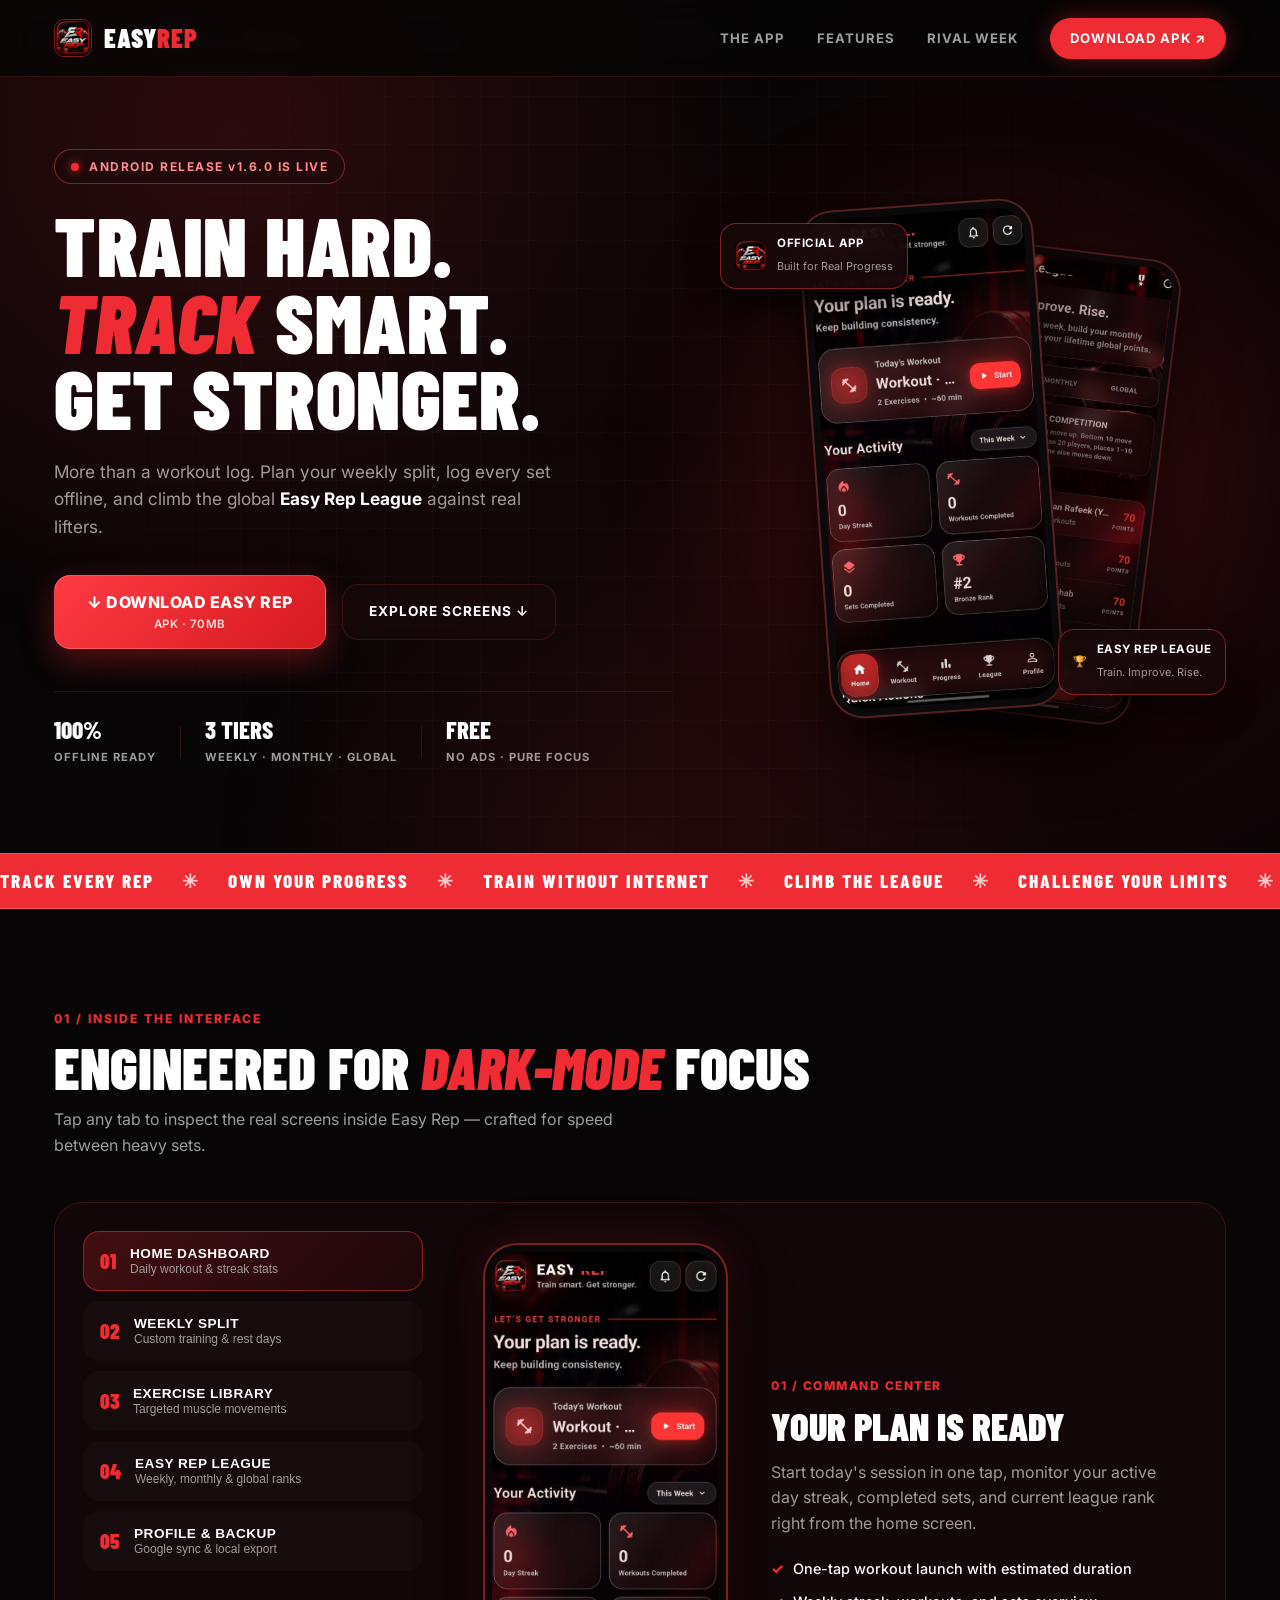
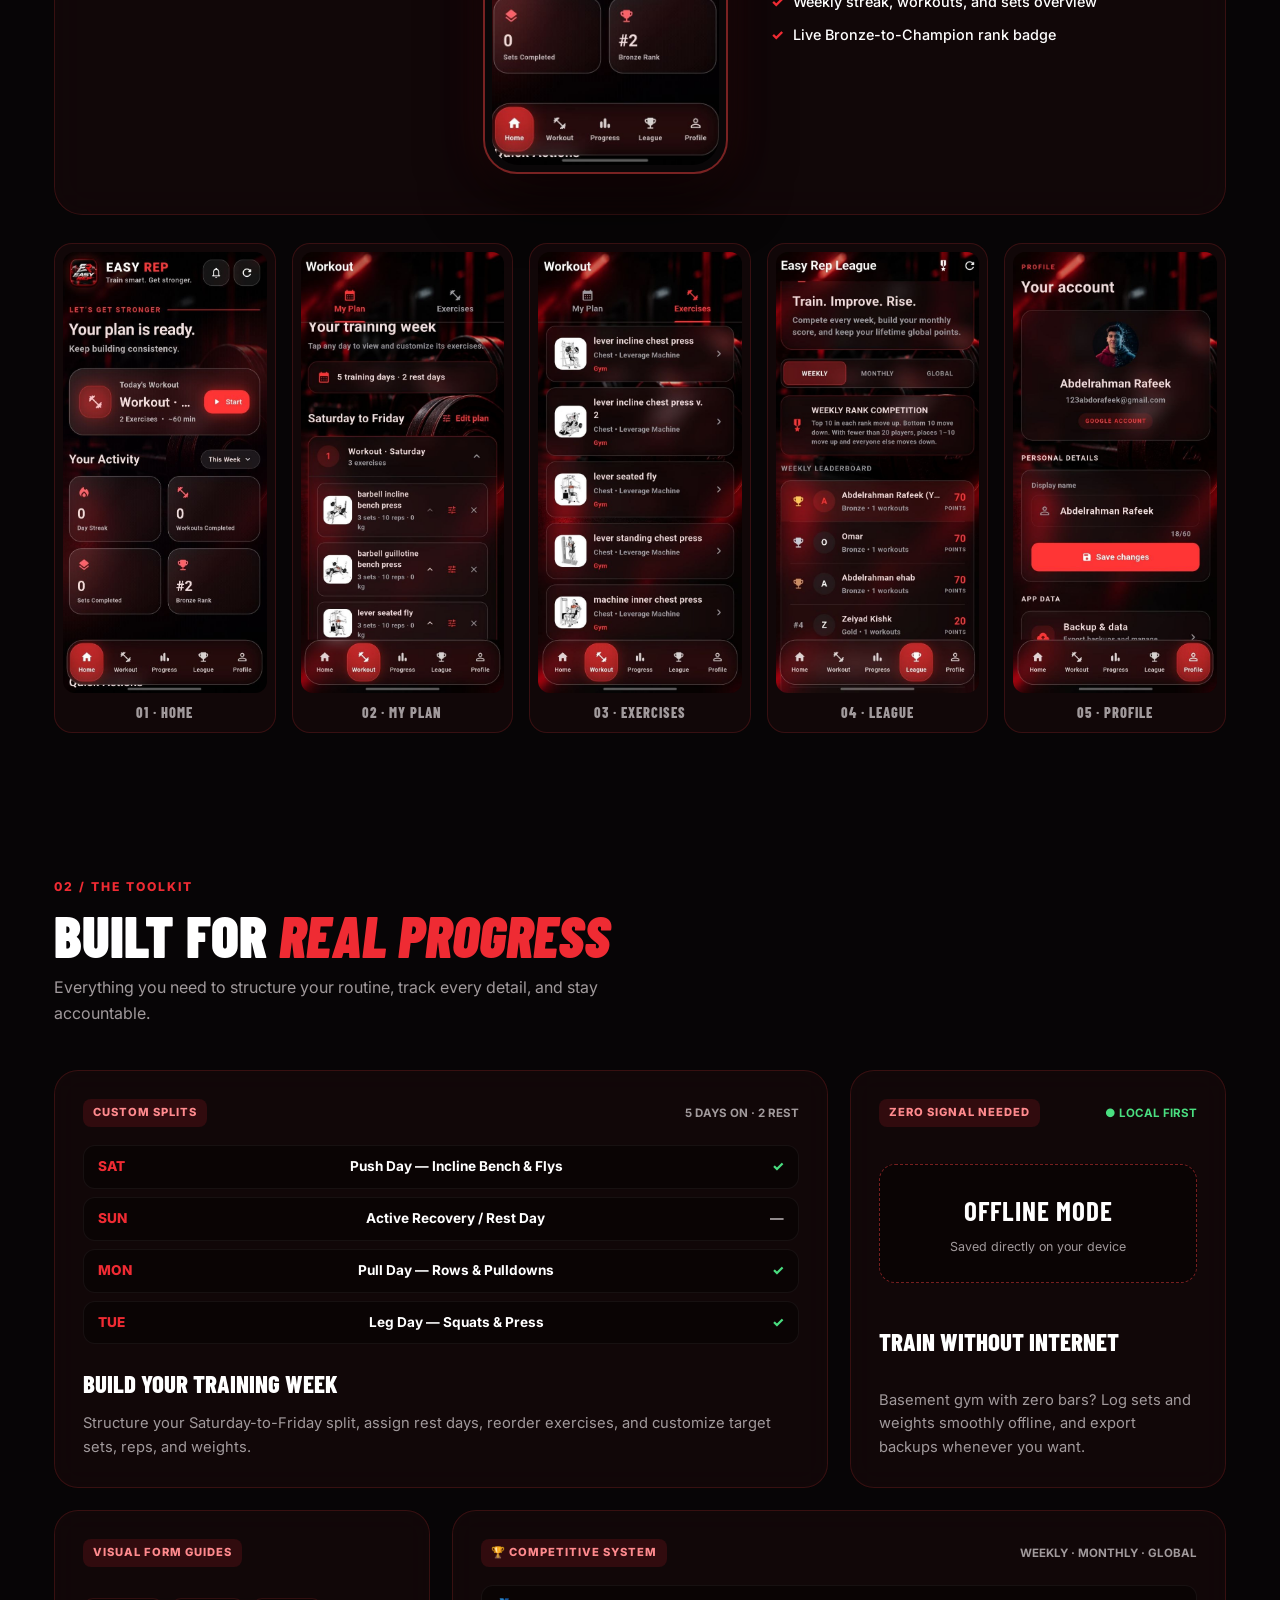
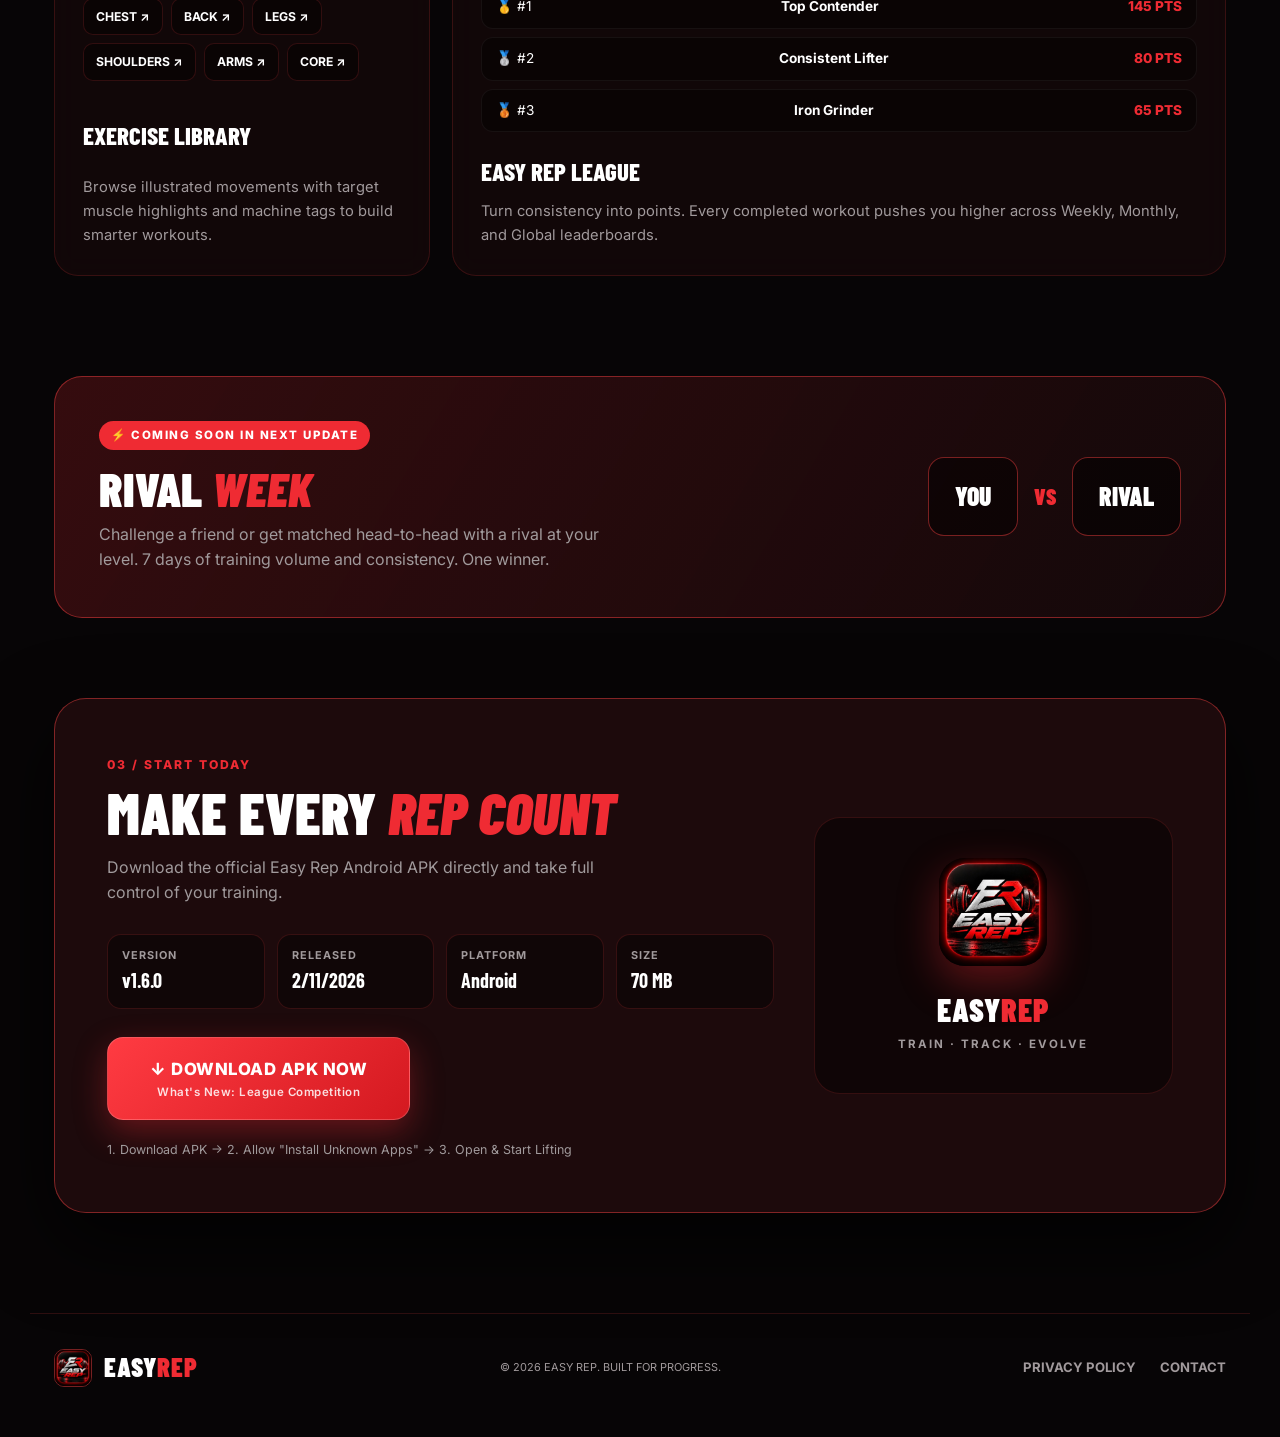
<file: easy_rep_official_website/index.html>
<!doctype html>
<html lang="en">
<head>
  <meta charset="utf-8">
  <meta name="viewport" content="width=device-width,initial-scale=1">
  <meta name="theme-color" content="#070506">
  <meta name="description" content="Easy Rep — Train Hard, Track Smart, Get Stronger. Workout tracker & competitive fitness league.">
  <meta property="og:title" content="Easy Rep — Train. Track. Evolve.">
  <meta property="og:description" content="Your workouts, your progress, your next challenge.">
  <meta property="og:image" content="assets/easy-rep-app-icon.png">
  <title>Easy Rep — Train. Track. Evolve.</title>
  <link rel="icon" type="image/png" sizes="64x64" href="assets/favicon.png">
  <link rel="apple-touch-icon" href="assets/apple-touch-icon.png">
  <link rel="preconnect" href="https://fonts.googleapis.com">
  <link rel="preconnect" href="https://fonts.gstatic.com" crossorigin>
  <link href="https://fonts.googleapis.com/css2?family=Barlow+Condensed:ital,wght@0,600;0,700;0,800;0,900;1,800;1,900&family=Inter:wght@400;500;600;700;800&display=swap" rel="stylesheet">
  <link rel="stylesheet" href="styles.css">
</head>
<body>
  <div class="ambient-bg" aria-hidden="true"></div>
  <div class="grid-overlay" aria-hidden="true"></div>

  <!-- Header -->
  <header class="header">
    <div class="wrap header-inner">
      <a class="brand" href="#">
        <img class="brand-icon" src="assets/app-icon-192.png" alt="Easy Rep Logo">
        <span>EASY<em>REP</em></span>
      </a>

      <nav class="nav" id="nav">
        <a href="#showcase">THE APP</a>
        <a href="#features">FEATURES</a>
        <a href="#rival">RIVAL WEEK</a>
        <a href="#download" class="nav-cta">DOWNLOAD APK ↗</a>
      </nav>

      <button class="menu-btn" id="menuBtn" aria-label="Toggle Menu">☰</button>
    </div>
  </header>

  <main>
    <!-- Hero Section -->
    <section class="hero wrap">
      <div class="hero-copy reveal">
        <div class="pill-badge">
          <span class="pulse-dot"></span> ANDROID RELEASE v1.6.0 IS LIVE
        </div>
        <h1>
          TRAIN HARD.<br>
          <em>TRACK</em> SMART.<br>
          GET STRONGER.
        </h1>
        <p class="hero-sub">
          More than a workout log. Plan your weekly split, log every set offline, and climb the global <strong>Easy Rep League</strong> against real lifters.
        </p>

        <div class="hero-actions">
          <a class="btn-primary" href="#download">
            <span>↓ DOWNLOAD EASY REP</span>
            <small>APK · 70MB</small>
          </a>
          <a class="btn-ghost" href="#showcase">EXPLORE SCREENS ↓</a>
        </div>

        <div class="hero-metrics">
          <div>
            <strong>100%</strong>
            <span>OFFLINE READY</span>
          </div>
          <div class="divider"></div>
          <div>
            <strong>3 TIERS</strong>
            <span>WEEKLY · MONTHLY · GLOBAL</span>
          </div>
          <div class="divider"></div>
          <div>
            <strong>FREE</strong>
            <span>NO ADS · PURE FOCUS</span>
          </div>
        </div>
      </div>

      <div class="hero-stage reveal">
        <div class="stage-glow"></div>

        <div class="floating-chip chip-top">
          <img src="assets/easy-rep-app-icon.png" alt="App Icon">
          <div>
            <b>OFFICIAL APP</b>
            <span>Built for Real Progress</span>
          </div>
        </div>

        <!-- Back Phone: League Screen -->
        <div class="device-frame device-back">
          <div class="device-notch"></div>
          <img src="assets/screen-league.jpg" alt="Easy Rep League Leaderboard">
        </div>

        <!-- Front Phone: Home Screen -->
        <div class="device-frame device-front">
          <div class="device-notch"></div>
          <img src="assets/screen-home.jpg" alt="Easy Rep Home Dashboard">
        </div>

        <div class="floating-chip chip-bottom">
          <span class="chip-icon">🏆</span>
          <div>
            <b>EASY REP LEAGUE</b>
            <span>Train. Improve. Rise.</span>
          </div>
        </div>
      </div>
    </section>

    <!-- Infinite Ticker -->
    <div class="ticker-wrap" aria-hidden="true">
      <div class="ticker-track">
        <span>TRACK EVERY REP</span><i>✳</i>
        <span>OWN YOUR PROGRESS</span><i>✳</i>
        <span>TRAIN WITHOUT INTERNET</span><i>✳</i>
        <span>CLIMB THE LEAGUE</span><i>✳</i>
        <span>CHALLENGE YOUR LIMITS</span><i>✳</i>
        <span>TRACK EVERY REP</span><i>✳</i>
        <span>OWN YOUR PROGRESS</span><i>✳</i>
        <span>TRAIN WITHOUT INTERNET</span><i>✳</i>
        <span>CLIMB THE LEAGUE</span><i>✳</i>
        <span>CHALLENGE YOUR LIMITS</span><i>✳</i>
      </div>
    </div>

    <!-- Interactive 5-Screen App Showcase -->
    <section class="showcase wrap" id="showcase">
      <div class="section-head reveal">
        <span class="eyebrow">01 / INSIDE THE INTERFACE</span>
        <h2>ENGINEERED FOR <em>DARK-MODE</em> FOCUS</h2>
        <p>Tap any tab to inspect the real screens inside Easy Rep — crafted for speed between heavy sets.</p>
      </div>

      <div class="interactive-stage reveal">
        <div class="screen-tabs" role="tablist">
          <button class="tab-btn active" data-index="0">
            <span class="tab-num">01</span>
            <div>
              <b>HOME DASHBOARD</b>
              <small>Daily workout & streak stats</small>
            </div>
          </button>
          <button class="tab-btn" data-index="1">
            <span class="tab-num">02</span>
            <div>
              <b>WEEKLY SPLIT</b>
              <small>Custom training & rest days</small>
            </div>
          </button>
          <button class="tab-btn" data-index="2">
            <span class="tab-num">03</span>
            <div>
              <b>EXERCISE LIBRARY</b>
              <small>Targeted muscle movements</small>
            </div>
          </button>
          <button class="tab-btn" data-index="3">
            <span class="tab-num">04</span>
            <div>
              <b>EASY REP LEAGUE</b>
              <small>Weekly, monthly & global ranks</small>
            </div>
          </button>
          <button class="tab-btn" data-index="4">
            <span class="tab-num">05</span>
            <div>
              <b>PROFILE & BACKUP</b>
              <small>Google sync & local export</small>
            </div>
          </button>
        </div>

        <div class="screen-viewer">
          <div class="viewer-phone">
            <div class="device-notch"></div>
            <img id="activeScreenImg" src="assets/screen-home.jpg" alt="Easy Rep Screen Preview">
          </div>
          <div class="viewer-info">
            <span class="viewer-tag" id="activeScreenTag">01 / COMMAND CENTER</span>
            <h3 id="activeScreenTitle">YOUR PLAN IS READY</h3>
            <p id="activeScreenDesc">Start today's session in one tap, monitor your active day streak, completed sets, and current league rank right from the home screen.</p>
            <ul class="viewer-bullets" id="activeScreenBullets">
              <li>One-tap workout launch with estimated duration</li>
              <li>Weekly streak, workouts, and sets overview</li>
              <li>Live Bronze-to-Champion rank badge</li>
            </ul>
          </div>
        </div>
      </div>

      <!-- Full 5-Screen Strip -->
      <div class="five-strip reveal">
        <figure class="strip-card" data-select="0">
          <img src="assets/screen-home.jpg" alt="Home Screen">
          <figcaption>01 · HOME</figcaption>
        </figure>
        <figure class="strip-card" data-select="1">
          <img src="assets/screen-plan.jpg" alt="Workout Plan Screen">
          <figcaption>02 · MY PLAN</figcaption>
        </figure>
        <figure class="strip-card" data-select="2">
          <img src="assets/screen-exercises.jpg" alt="Exercises Screen">
          <figcaption>03 · EXERCISES</figcaption>
        </figure>
        <figure class="strip-card" data-select="3">
          <img src="assets/screen-league.jpg" alt="League Screen">
          <figcaption>04 · LEAGUE</figcaption>
        </figure>
        <figure class="strip-card" data-select="4">
          <img src="assets/screen-profile.jpg" alt="Profile Screen">
          <figcaption>05 · PROFILE</figcaption>
        </figure>
      </div>
    </section>

    <!-- Bento Toolkit Section -->
    <section class="features wrap" id="features">
      <div class="section-head reveal">
        <span class="eyebrow">02 / THE TOOLKIT</span>
        <h2>BUILT FOR <em>REAL PROGRESS</em></h2>
        <p>Everything you need to structure your routine, track every detail, and stay accountable.</p>
      </div>

      <div class="bento-grid">
        <article class="bento-card span-2 reveal">
          <div class="card-top">
            <span class="card-badge">CUSTOM SPLITS</span>
            <span class="card-stat">5 DAYS ON · 2 REST</span>
          </div>
          <div class="split-preview">
            <div class="split-row done"><span>SAT</span><b>Push Day — Incline Bench & Flys</b><i>✓</i></div>
            <div class="split-row rest"><span>SUN</span><b>Active Recovery / Rest Day</b><i>—</i></div>
            <div class="split-row done"><span>MON</span><b>Pull Day — Rows & Pulldowns</b><i>✓</i></div>
            <div class="split-row done"><span>TUE</span><b>Leg Day — Squats & Press</b><i>✓</i></div>
          </div>
          <h3>BUILD YOUR TRAINING WEEK</h3>
          <p>Structure your Saturday-to-Friday split, assign rest days, reorder exercises, and customize target sets, reps, and weights.</p>
        </article>

        <article class="bento-card reveal">
          <div class="card-top">
            <span class="card-badge">ZERO SIGNAL NEEDED</span>
            <span class="online-dot">● LOCAL FIRST</span>
          </div>
          <div class="offline-box">
            <strong>OFFLINE MODE</strong>
            <span>Saved directly on your device</span>
          </div>
          <h3>TRAIN WITHOUT INTERNET</h3>
          <p>Basement gym with zero bars? Log sets and weights smoothly offline, and export backups whenever you want.</p>
        </article>

        <article class="bento-card reveal">
          <div class="card-top">
            <span class="card-badge">VISUAL FORM GUIDES</span>
          </div>
          <div class="muscle-pills">
            <span>CHEST ↗</span>
            <span>BACK ↗</span>
            <span>LEGS ↗</span>
            <span>SHOULDERS ↗</span>
            <span>ARMS ↗</span>
            <span>CORE ↗</span>
          </div>
          <h3>EXERCISE LIBRARY</h3>
          <p>Browse illustrated movements with target muscle highlights and machine tags to build smarter workouts.</p>
        </article>

        <article class="bento-card span-2 league-card reveal">
          <div class="card-top">
            <span class="card-badge hot">🏆 COMPETITIVE SYSTEM</span>
            <span class="card-stat">WEEKLY · MONTHLY · GLOBAL</span>
          </div>
          <div class="league-showcase">
            <div class="rank-row gold"><span>🥇 #1</span><b>Top Contender</b><em>145 PTS</em></div>
            <div class="rank-row silver"><span>🥈 #2</span><b>Consistent Lifter</b><em>80 PTS</em></div>
            <div class="rank-row bronze"><span>🥉 #3</span><b>Iron Grinder</b><em>65 PTS</em></div>
          </div>
          <h3>EASY REP LEAGUE</h3>
          <p>Turn consistency into points. Every completed workout pushes you higher across Weekly, Monthly, and Global leaderboards.</p>
        </article>
      </div>
    </section>

    <!-- Rival Week Banner -->
    <section class="rival-section wrap reveal" id="rival">
      <div class="rival-box">
        <div class="rival-copy">
          <span class="soon-pill">⚡ COMING SOON IN NEXT UPDATE</span>
          <h2>RIVAL <em>WEEK</em></h2>
          <p>Challenge a friend or get matched head-to-head with a rival at your level. 7 days of training volume and consistency. One winner.</p>
        </div>
        <div class="rival-versus" aria-hidden="true">
          <div class="fighter">YOU</div>
          <div class="vs-badge">VS</div>
          <div class="fighter rival">RIVAL</div>
        </div>
      </div>
    </section>

    <!-- Download Section -->
    <section class="download wrap" id="download">
      <div class="download-card reveal">
        <div class="download-left">
          <span class="eyebrow">03 / START TODAY</span>
          <h2>MAKE EVERY <em>REP COUNT</em></h2>
          <p>Download the official Easy Rep Android APK directly and take full control of your training.</p>

          <div class="release-specs">
            <div><span>VERSION</span><b>v1.6.0</b></div>
            <div><span>RELEASED</span><b>2/11/2026</b></div>
            <div><span>PLATFORM</span><b>Android</b></div>
            <div><span>SIZE</span><b>70 MB</b></div>
          </div>

          <div class="download-cta-row">
            <a class="btn-primary btn-large" id="apk" href="downloads/easy-rep.apk">
              <span>↓ DOWNLOAD APK NOW</span>
              <small>What's New: League Competition</small>
            </a>
          </div>

          <div class="install-steps">
            <span>1. Download APK</span> →
            <span>2. Allow "Install Unknown Apps"</span> →
            <span>3. Open & Start Lifting</span>
          </div>
        </div>

        <div class="download-right">
          <div class="app-emblem">
            <img src="assets/easy-rep-app-icon.png" alt="Easy Rep App Icon">
            <strong>EASY<span>REP</span></strong>
            <small>TRAIN · TRACK · EVOLVE</small>
          </div>
        </div>
      </div>
    </section>
  </main>

  <!-- Footer -->
  <footer class="footer wrap">
    <a class="brand" href="#">
      <img class="brand-icon" src="assets/app-icon-192.png" alt="">
      <span>EASY<em>REP</em></span>
    </a>
    <small>© <span id="year"></span> EASY REP. BUILT FOR PROGRESS.</small>
    <div class="footer-links">
      <a href="privacy.html">PRIVACY POLICY</a>
      <a href="mailto:123abdorafeek@gmail.com">CONTACT</a>
    </div>
  </footer>

  <script src="script.js"></script>
</body>
</html>
</file>
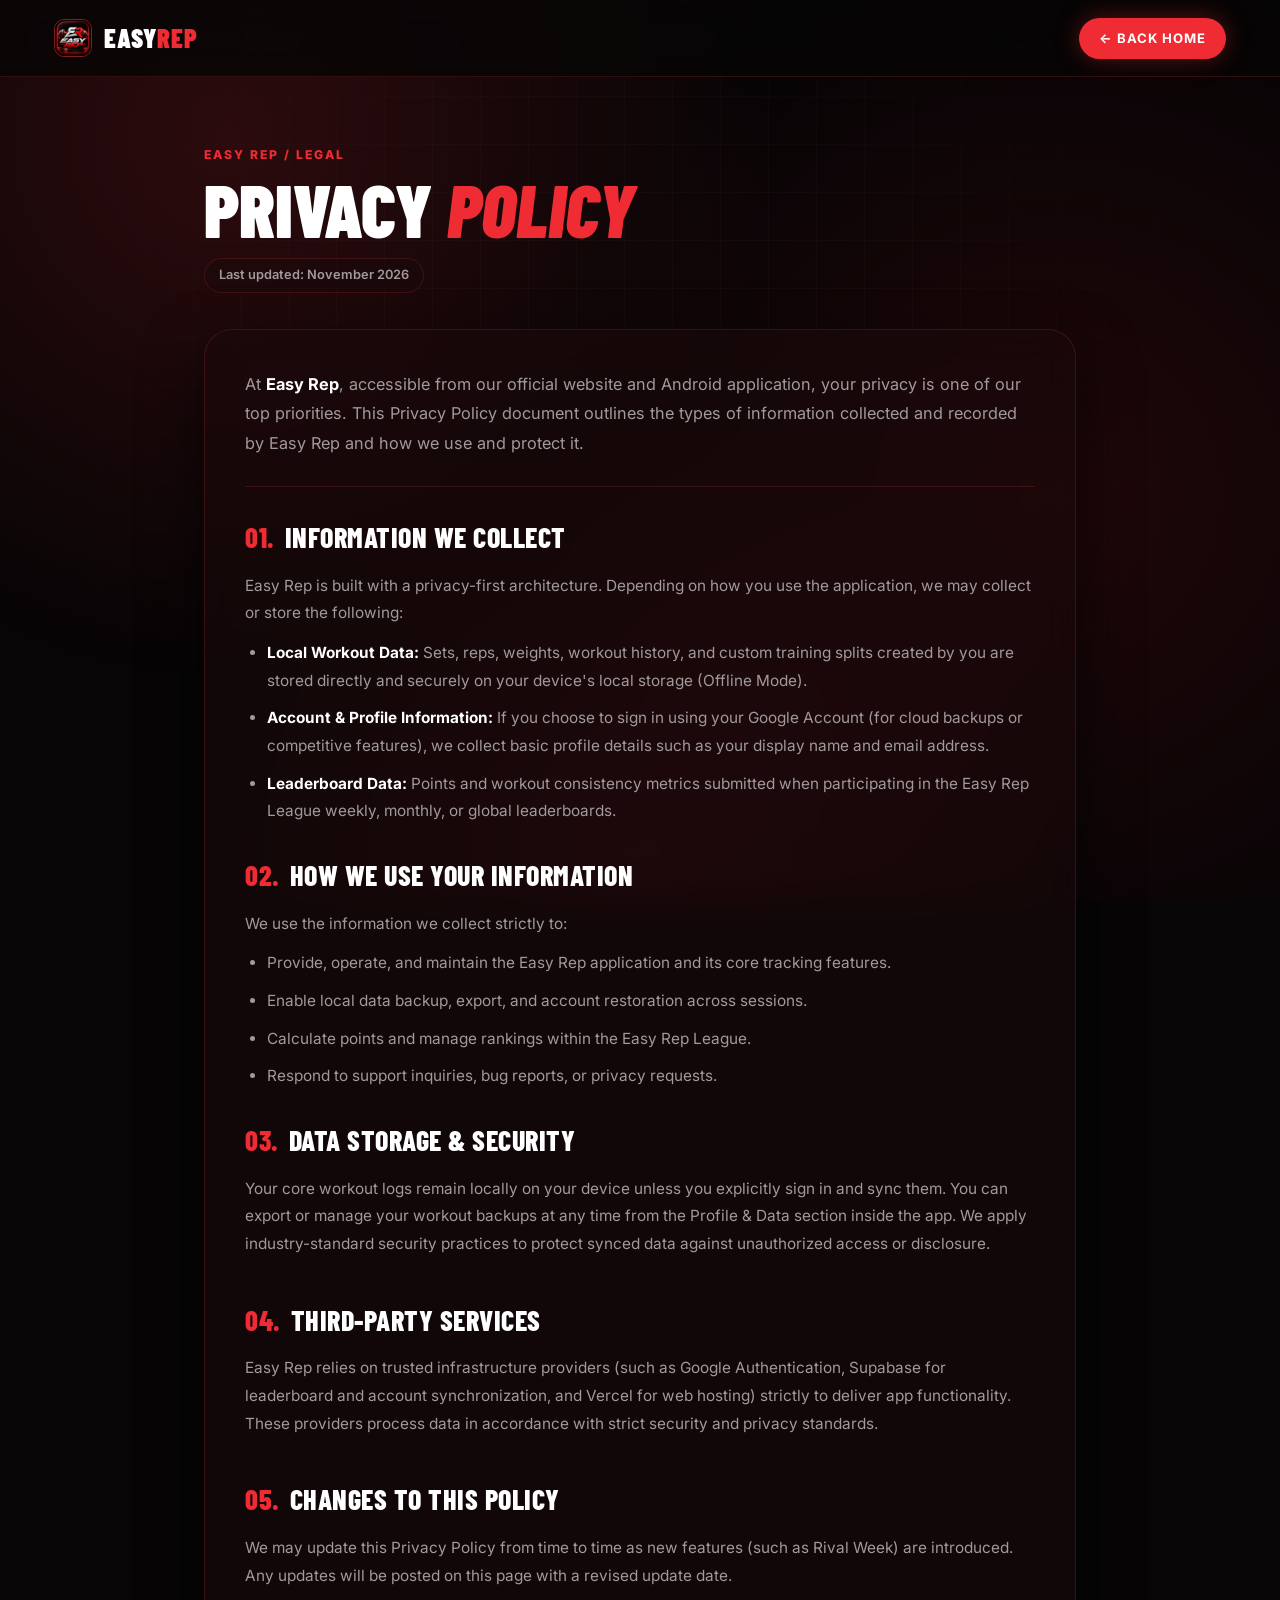
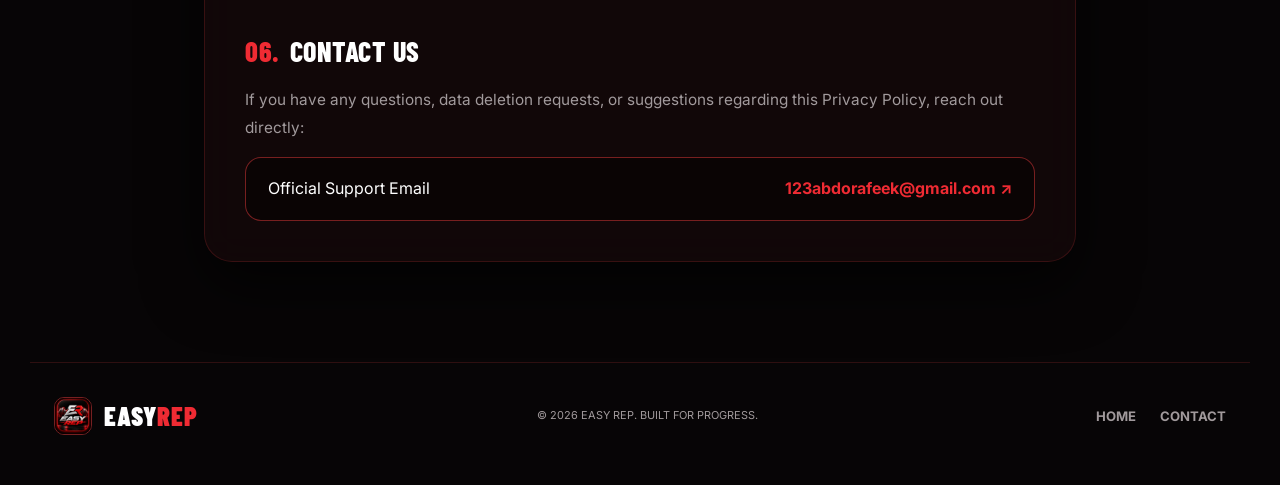
<file: easy_rep_official_website/privacy.html>
<!doctype html>
<html lang="en">
<head>
  <meta charset="utf-8">
  <meta name="viewport" content="width=device-width,initial-scale=1">
  <meta name="theme-color" content="#070506">
  <meta name="description" content="Privacy Policy for Easy Rep — Train Hard, Track Smart, Get Stronger.">
  <title>Privacy Policy — Easy Rep</title>
  <link rel="icon" type="image/png" sizes="64x64" href="assets/favicon.png">
  <link rel="apple-touch-icon" href="assets/apple-touch-icon.png">
  <link rel="preconnect" href="https://fonts.googleapis.com">
  <link rel="preconnect" href="https://fonts.gstatic.com" crossorigin>
  <link href="https://fonts.googleapis.com/css2?family=Barlow+Condensed:ital,wght@0,600;0,700;0,800;0,900;1,800;1,900&family=Inter:wght@400;500;600;700;800&display=swap" rel="stylesheet">
  <link rel="stylesheet" href="styles.css">
  <style>
    .privacy-wrap {
      max-width: 920px;
      margin: 0 auto;
      padding: 64px 24px 100px;
    }

    .privacy-header {
      margin-bottom: 36px;
    }

    .privacy-header h1 {
      font-family: var(--font-display, 'Barlow Condensed', sans-serif);
      font-size: clamp(3rem, 6vw, 4.6rem);
      font-weight: 900;
      line-height: 0.95;
      margin-bottom: 14px;
    }

    .privacy-header h1 em {
      font-style: italic;
      color: var(--red, #ef2b33);
    }

    .last-updated {
      display: inline-block;
      padding: 6px 14px;
      border-radius: 999px;
      background: var(--surface, rgba(26, 10, 12, 0.58));
      border: 1px solid var(--border, rgba(255, 68, 68, 0.16));
      color: var(--muted, #a19a9c);
      font-size: 0.8rem;
      font-weight: 600;
    }

    .privacy-card {
      background: var(--surface, rgba(26, 10, 12, 0.58));
      border: 1px solid var(--border, rgba(255, 68, 68, 0.16));
      border-radius: 28px;
      padding: 40px;
      backdrop-filter: blur(18px);
      box-shadow: 0 24px 60px rgba(0, 0, 0, 0.65);
    }

    .privacy-intro {
      color: var(--muted, #a19a9c);
      font-size: 1.02rem;
      line-height: 1.8;
      padding-bottom: 28px;
      border-bottom: 1px solid var(--border, rgba(255, 68, 68, 0.16));
    }

    .privacy-intro strong {
      color: #fff;
    }

    .privacy-section {
      padding-top: 28px;
    }

    .privacy-section h2 {
      font-family: var(--font-display, 'Barlow Condensed', sans-serif);
      font-size: 1.75rem;
      font-weight: 800;
      letter-spacing: 0.5px;
      color: #fff;
      margin-bottom: 12px;
      display: flex;
      align-items: center;
      gap: 10px;
    }

    .privacy-section h2 span {
      color: var(--red, #ef2b33);
    }

    .privacy-section p,
    .privacy-section li {
      color: var(--muted, #a19a9c);
      font-size: 0.96rem;
      line-height: 1.8;
    }

    .privacy-section p {
      margin-bottom: 12px;
    }

    .privacy-section ul {
      padding-left: 22px;
      display: flex;
      flex-direction: column;
      gap: 10px;
      margin-top: 8px;
    }

    .privacy-section li strong {
      color: #fff;
    }

    .contact-box {
      margin-top: 16px;
      padding: 18px 22px;
      border-radius: 16px;
      background: rgba(0, 0, 0, 0.4);
      border: 1px solid var(--border-bright, rgba(255, 68, 68, 0.45));
      display: flex;
      align-items: center;
      justify-content: space-between;
      flex-wrap: wrap;
      gap: 12px;
    }

    .contact-box a {
      color: var(--red, #ef2b33);
      font-weight: 700;
      text-decoration: none;
    }

    .contact-box a:hover {
      text-decoration: underline;
    }

    @media (max-width: 680px) {
      .nav.privacy-nav {
        display: flex !important;
        position: static;
        flex-direction: row;
        background: transparent;
        padding: 0;
        border: none;
      }

      .privacy-card {
        padding: 26px 20px;
      }
    }
  </style>
</head>
<body>
  <div class="ambient-bg" aria-hidden="true"></div>
  <div class="grid-overlay" aria-hidden="true"></div>

  <!-- Header -->
  <header class="header">
    <div class="wrap header-inner">
      <a class="brand" href="index.html">
        <img class="brand-icon" src="assets/app-icon-192.png" alt="Easy Rep Logo">
        <span>EASY<em>REP</em></span>
      </a>
      <nav class="nav privacy-nav">
        <a href="index.html" class="nav-cta">← BACK HOME</a>
      </nav>
    </div>
  </header>

  <!-- Main Content -->
  <main class="privacy-wrap">
    <div class="privacy-header">
      <span class="eyebrow">EASY REP / LEGAL</span>
      <h1>PRIVACY <em>POLICY</em></h1>
      <span class="last-updated">Last updated: November 2026</span>
    </div>

    <div class="privacy-card">
      <p class="privacy-intro">
        At <strong>Easy Rep</strong>, accessible from our official website and Android application, your privacy is one of our top priorities. This Privacy Policy document outlines the types of information collected and recorded by Easy Rep and how we use and protect it.
      </p>

      <section class="privacy-section">
        <h2><span>01.</span> INFORMATION WE COLLECT</h2>
        <p>Easy Rep is built with a privacy-first architecture. Depending on how you use the application, we may collect or store the following:</p>
        <ul>
          <li><strong>Local Workout Data:</strong> Sets, reps, weights, workout history, and custom training splits created by you are stored directly and securely on your device's local storage (Offline Mode).</li>
          <li><strong>Account &amp; Profile Information:</strong> If you choose to sign in using your Google Account (for cloud backups or competitive features), we collect basic profile details such as your display name and email address.</li>
          <li><strong>Leaderboard Data:</strong> Points and workout consistency metrics submitted when participating in the Easy Rep League weekly, monthly, or global leaderboards.</li>
        </ul>
      </section>

      <section class="privacy-section">
        <h2><span>02.</span> HOW WE USE YOUR INFORMATION</h2>
        <p>We use the information we collect strictly to:</p>
        <ul>
          <li>Provide, operate, and maintain the Easy Rep application and its core tracking features.</li>
          <li>Enable local data backup, export, and account restoration across sessions.</li>
          <li>Calculate points and manage rankings within the Easy Rep League.</li>
          <li>Respond to support inquiries, bug reports, or privacy requests.</li>
        </ul>
      </section>

      <section class="privacy-section">
        <h2><span>03.</span> DATA STORAGE &amp; SECURITY</h2>
        <p>Your core workout logs remain locally on your device unless you explicitly sign in and sync them. You can export or manage your workout backups at any time from the Profile &amp; Data section inside the app. We apply industry-standard security practices to protect synced data against unauthorized access or disclosure.</p>
      </section>

      <section class="privacy-section">
        <h2><span>04.</span> THIRD-PARTY SERVICES</h2>
        <p>Easy Rep relies on trusted infrastructure providers (such as Google Authentication, Supabase for leaderboard and account synchronization, and Vercel for web hosting) strictly to deliver app functionality. These providers process data in accordance with strict security and privacy standards.</p>
      </section>

      <section class="privacy-section">
        <h2><span>05.</span> CHANGES TO THIS POLICY</h2>
        <p>We may update this Privacy Policy from time to time as new features (such as Rival Week) are introduced. Any updates will be posted on this page with a revised update date.</p>
      </section>

      <section class="privacy-section">
        <h2><span>06.</span> CONTACT US</h2>
        <p>If you have any questions, data deletion requests, or suggestions regarding this Privacy Policy, reach out directly:</p>
        <div class="contact-box">
          <span>Official Support Email</span>
          <a href="mailto:123abdorafeek@gmail.com">123abdorafeek@gmail.com ↗</a>
        </div>
      </section>
    </div>
  </main>

  <!-- Footer -->
  <footer class="footer wrap">
    <a class="brand" href="index.html">
      <img class="brand-icon" src="assets/app-icon-192.png" alt="">
      <span>EASY<em>REP</em></span>
    </a>
    <small>© <span id="year"></span> EASY REP. BUILT FOR PROGRESS.</small>
    <div class="footer-links">
      <a href="index.html">HOME</a>
      <a href="mailto:123abdorafeek@gmail.com">CONTACT</a>
    </div>
  </footer>

  <script>
    document.getElementById('year').textContent = new Date().getFullYear();
  </script>
</body>
</html>
</file>
<file: easy_rep_official_website/styles.css>
:root {
  --bg: #070506;
  --surface: rgba(26, 10, 12, 0.58);
  --surface-strong: rgba(34, 12, 15, 0.85);
  --border: rgba(255, 68, 68, 0.16);
  --border-bright: rgba(255, 68, 68, 0.45);
  --red: #ef2b33;
  --red-glow: rgba(239, 43, 51, 0.35);
  --text: #ffffff;
  --muted: #a19a9c;
  --font-display: 'Barlow Condensed', sans-serif;
  --font-sans: 'Inter', sans-serif;
}

* {
  box-sizing: border-box;
  margin: 0;
  padding: 0;
}

html {
  scroll-behavior: smooth;
}

body {
  background-color: var(--bg);
  color: var(--text);
  font-family: var(--font-sans);
  overflow-x: hidden;
  line-height: 1.6;
}

/* Ambient Red Lighting & Subtle Grid */
.ambient-bg {
  position: fixed;
  inset: 0;
  background:
    radial-gradient(circle at 18% 15%, rgba(239, 43, 51, 0.16), transparent 42%),
    radial-gradient(circle at 82% 55%, rgba(185, 20, 28, 0.14), transparent 45%),
    radial-gradient(circle at 50% 95%, rgba(239, 43, 51, 0.12), transparent 40%);
  pointer-events: none;
  z-index: -2;
}

.grid-overlay {
  position: fixed;
  inset: 0;
  background-image:
    linear-gradient(rgba(255, 255, 255, 0.025) 1px, transparent 1px),
    linear-gradient(90deg, rgba(255, 255, 255, 0.025) 1px, transparent 1px);
  background-size: 48px 48px;
  mask-image: radial-gradient(circle at center, black 35%, transparent 85%);
  pointer-events: none;
  z-index: -1;
}

.wrap {
  max-width: 1220px;
  margin: 0 auto;
  padding: 0 24px;
}

/* Header */
.header {
  position: sticky;
  top: 0;
  z-index: 1000;
  background: rgba(7, 5, 6, 0.8);
  backdrop-filter: blur(16px);
  border-bottom: 1px solid var(--border);
}

.header-inner {
  height: 76px;
  display: flex;
  align-items: center;
  justify-content: space-between;
}

.brand {
  display: flex;
  align-items: center;
  gap: 12px;
  text-decoration: none;
  color: var(--text);
  font-family: var(--font-display);
  font-size: 1.65rem;
  font-weight: 900;
  letter-spacing: 1px;
}

.brand em {
  font-style: normal;
  color: var(--red);
}

.brand-icon {
  width: 38px;
  height: 38px;
  border-radius: 10px;
  border: 1px solid var(--border-bright);
}

.nav {
  display: flex;
  align-items: center;
  gap: 32px;
}

.nav a {
  color: var(--muted);
  text-decoration: none;
  font-size: 0.82rem;
  font-weight: 700;
  letter-spacing: 1px;
  transition: color 0.2s;
}

.nav a:hover {
  color: var(--text);
}

.nav-cta {
  background: var(--red);
  color: #fff !important;
  padding: 10px 20px;
  border-radius: 999px;
  box-shadow: 0 0 24px var(--red-glow);
  transition: transform 0.2s, box-shadow 0.2s !important;
}

.nav-cta:hover {
  transform: translateY(-2px);
  box-shadow: 0 6px 28px rgba(239, 43, 51, 0.55);
}

.menu-btn {
  display: none;
  background: var(--surface);
  border: 1px solid var(--border);
  color: #fff;
  width: 42px;
  height: 42px;
  border-radius: 10px;
  font-size: 1.2rem;
  cursor: pointer;
}

/* Hero */
.hero {
  display: grid;
  grid-template-columns: 1.1fr 0.9fr;
  align-items: center;
  gap: 48px;
  padding-top: 72px;
  padding-bottom: 84px;
}

.pill-badge {
  display: inline-flex;
  align-items: center;
  gap: 10px;
  padding: 7px 16px;
  border-radius: 999px;
  background: var(--surface);
  border: 1px solid var(--border-bright);
  font-size: 0.75rem;
  font-weight: 700;
  letter-spacing: 1.5px;
  color: #ff8a8e;
  margin-bottom: 22px;
}

.pulse-dot {
  width: 8px;
  height: 8px;
  border-radius: 50%;
  background: var(--red);
  box-shadow: 0 0 10px var(--red);
}

.hero h1 {
  font-family: var(--font-display);
  font-size: clamp(3.4rem, 6.5vw, 5.4rem);
  font-weight: 900;
  line-height: 0.92;
  letter-spacing: 0.5px;
  margin-bottom: 22px;
}

.hero h1 em {
  font-style: italic;
  color: var(--red);
}

.hero-sub {
  color: var(--muted);
  font-size: 1.08rem;
  max-width: 510px;
  margin-bottom: 34px;
}

.hero-sub strong {
  color: #fff;
}

.hero-actions {
  display: flex;
  flex-wrap: wrap;
  gap: 16px;
  align-items: center;
  margin-bottom: 42px;
}

.btn-primary {
  display: inline-flex;
  flex-direction: column;
  align-items: center;
  justify-content: center;
  background: linear-gradient(135deg, #ff3b42, #d41920);
  color: #fff;
  text-decoration: none;
  padding: 14px 32px;
  border-radius: 16px;
  font-weight: 800;
  letter-spacing: 0.5px;
  box-shadow: 0 12px 32px var(--red-glow);
  border: 1px solid rgba(255, 255, 255, 0.18);
  transition: transform 0.25s, box-shadow 0.25s;
}

.btn-primary small {
  font-size: 0.72rem;
  font-weight: 600;
  opacity: 0.85;
}

.btn-primary:hover {
  transform: translateY(-3px);
  box-shadow: 0 18px 40px rgba(239, 43, 51, 0.55);
}

.btn-ghost {
  padding: 16px 26px;
  border-radius: 16px;
  background: var(--surface);
  border: 1px solid var(--border);
  color: #fff;
  text-decoration: none;
  font-size: 0.85rem;
  font-weight: 700;
  letter-spacing: 1px;
  transition: border-color 0.2s, background 0.2s;
}

.btn-ghost:hover {
  border-color: var(--border-bright);
  background: var(--surface-strong);
}

.hero-metrics {
  display: flex;
  align-items: center;
  gap: 24px;
  padding-top: 24px;
  border-top: 1px solid var(--border);
}

.hero-metrics strong {
  display: block;
  font-family: var(--font-display);
  font-size: 1.55rem;
  font-weight: 800;
  line-height: 1.1;
}

.hero-metrics span {
  font-size: 0.7rem;
  font-weight: 700;
  letter-spacing: 1px;
  color: var(--muted);
}

.hero-metrics .divider {
  width: 1px;
  height: 32px;
  background: var(--border);
}

/* Hero Phones Stage */
.hero-stage {
  position: relative;
  height: 520px;
  display: flex;
  align-items: center;
  justify-content: center;
}

.stage-glow {
  position: absolute;
  width: 320px;
  height: 320px;
  background: var(--red);
  filter: blur(110px);
  opacity: 0.35;
  border-radius: 50%;
}

.device-frame {
  position: relative;
  width: 235px;
  aspect-ratio: 9 / 19.5;
  background: #0c090a;
  border-radius: 34px;
  padding: 7px;
  border: 2px solid rgba(255, 90, 90, 0.3);
  box-shadow: 0 30px 70px rgba(0, 0, 0, 0.85);
  overflow: hidden;
  transition: transform 0.4s ease;
}

.device-frame img {
  width: 100%;
  height: 100%;
  object-fit: cover;
  border-radius: 27px;
  display: block;
}

.device-notch {
  position: absolute;
  top: 12px;
  left: 50%;
  transform: translateX(-50%);
  width: 68px;
  height: 14px;
  background: #000;
  border-radius: 99px;
  z-index: 3;
}

.device-front {
  z-index: 2;
  transform: translateX(-42px) rotate(-4deg);
}

.device-back {
  position: absolute;
  z-index: 1;
  transform: translateX(75px) translateY(24px) rotate(7deg) scale(0.92);
  opacity: 0.82;
}

.hero-stage:hover .device-front {
  transform: translateX(-48px) translateY(-6px) rotate(-2deg);
}

.hero-stage:hover .device-back {
  transform: translateX(85px) translateY(18px) rotate(9deg) scale(0.94);
  opacity: 1;
}

.floating-chip {
  position: absolute;
  z-index: 4;
  display: flex;
  align-items: center;
  gap: 10px;
  padding: 10px 14px;
  border-radius: 16px;
  background: rgba(24, 9, 11, 0.88);
  backdrop-filter: blur(14px);
  border: 1px solid var(--border-bright);
  box-shadow: 0 14px 30px rgba(0, 0, 0, 0.6);
}

.floating-chip img {
  width: 32px;
  height: 32px;
  border-radius: 8px;
}

.floating-chip b {
  display: block;
  font-size: 0.72rem;
  letter-spacing: 0.5px;
}

.floating-chip span {
  font-size: 0.68rem;
  color: var(--muted);
}

.chip-top {
  top: 24px;
  left: 0;
}

.chip-bottom {
  bottom: 24px;
  right: 0;
}

.chip-icon {
  font-size: 1.3rem;
}

/* Ticker */
.ticker-wrap {
  background: var(--red);
  padding: 12px 0;
  overflow: hidden;
  border-top: 1px solid rgba(255, 255, 255, 0.2);
  border-bottom: 1px solid rgba(255, 255, 255, 0.2);
}

.ticker-track {
  display: flex;
  gap: 28px;
  width: max-content;
  font-family: var(--font-display);
  font-size: 1.2rem;
  font-weight: 800;
  letter-spacing: 2px;
  animation: marquee 24s linear infinite;
}

.ticker-track i {
  font-style: normal;
  opacity: 0.75;
}

@keyframes marquee {
  from { transform: translateX(0); }
  to { transform: translateX(-50%); }
}

/* Section Headers */
.section-head {
  margin-bottom: 44px;
}

.eyebrow {
  display: inline-block;
  font-size: 0.76rem;
  font-weight: 800;
  letter-spacing: 2px;
  color: var(--red);
  margin-bottom: 10px;
}

.section-head h2 {
  font-family: var(--font-display);
  font-size: clamp(2.4rem, 4.5vw, 3.6rem);
  font-weight: 900;
  line-height: 0.98;
  margin-bottom: 12px;
}

.section-head h2 em {
  font-style: italic;
  color: var(--red);
}

.section-head p {
  color: var(--muted);
  max-width: 580px;
}

/* Interactive 5-Screen Showcase */
.showcase {
  padding-top: 96px;
  padding-bottom: 80px;
}

.interactive-stage {
  display: grid;
  grid-template-columns: 340px 1fr;
  gap: 32px;
  background: var(--surface);
  border: 1px solid var(--border);
  border-radius: 28px;
  padding: 28px;
  backdrop-filter: blur(18px);
}

.screen-tabs {
  display: flex;
  flex-direction: column;
  gap: 10px;
}

.tab-btn {
  display: flex;
  align-items: center;
  gap: 14px;
  text-align: left;
  background: rgba(255, 255, 255, 0.02);
  border: 1px solid transparent;
  border-radius: 16px;
  padding: 14px 16px;
  color: var(--text);
  cursor: pointer;
  transition: all 0.25s ease;
}

.tab-btn:hover {
  background: rgba(239, 43, 51, 0.08);
  border-color: var(--border);
}

.tab-btn.active {
  background: linear-gradient(135deg, rgba(239, 43, 51, 0.22), rgba(239, 43, 51, 0.06));
  border-color: var(--border-bright);
}

.tab-num {
  font-family: var(--font-display);
  font-size: 1.3rem;
  font-weight: 900;
  color: var(--red);
}

.tab-btn b {
  display: block;
  font-size: 0.85rem;
  letter-spacing: 0.5px;
}

.tab-btn small {
  font-size: 0.75rem;
  color: var(--muted);
}

.screen-viewer {
  display: grid;
  grid-template-columns: 260px 1fr;
  align-items: center;
  gap: 36px;
  padding: 12px 20px;
}

.viewer-phone {
  position: relative;
  width: 245px;
  aspect-ratio: 9 / 19.5;
  border-radius: 34px;
  padding: 7px;
  background: #0a0708;
  border: 2px solid var(--border-bright);
  box-shadow: 0 24px 60px rgba(0, 0, 0, 0.8), 0 0 40px rgba(239, 43, 51, 0.18);
  overflow: hidden;
  margin: 0 auto;
}

.viewer-phone img {
  width: 100%;
  height: 100%;
  object-fit: cover;
  border-radius: 27px;
  transition: opacity 0.25s ease, transform 0.25s ease;
}

.viewer-tag {
  font-size: 0.75rem;
  font-weight: 800;
  letter-spacing: 1.5px;
  color: var(--red);
}

.viewer-info h3 {
  font-family: var(--font-display);
  font-size: 2.4rem;
  font-weight: 900;
  line-height: 1.05;
  margin: 8px 0 14px;
}

.viewer-info p {
  color: var(--muted);
  margin-bottom: 20px;
}

.viewer-bullets {
  list-style: none;
  display: flex;
  flex-direction: column;
  gap: 10px;
}

.viewer-bullets li {
  position: relative;
  padding-left: 22px;
  font-size: 0.9rem;
  font-weight: 500;
}

.viewer-bullets li::before {
  content: "✓";
  position: absolute;
  left: 0;
  color: var(--red);
  font-weight: 800;
}

/* 5-Screen Thumbnail Strip */
.five-strip {
  display: grid;
  grid-template-columns: repeat(5, 1fr);
  gap: 16px;
  margin-top: 28px;
}

.strip-card {
  background: var(--surface);
  border: 1px solid var(--border);
  border-radius: 18px;
  padding: 8px;
  text-align: center;
  cursor: pointer;
  transition: transform 0.25s, border-color 0.25s;
}

.strip-card:hover {
  transform: translateY(-5px);
  border-color: var(--border-bright);
}

.strip-card img {
  width: 100%;
  aspect-ratio: 9 / 19.5;
  object-fit: cover;
  border-radius: 12px;
  display: block;
  margin-bottom: 8px;
}

.strip-card figcaption {
  font-family: var(--font-display);
  font-size: 0.9rem;
  font-weight: 800;
  letter-spacing: 1px;
  color: var(--muted);
}

/* Bento Grid */
.features {
  padding-top: 60px;
  padding-bottom: 80px;
}

.bento-grid {
  display: grid;
  grid-template-columns: repeat(3, 1fr);
  gap: 22px;
}

.bento-card {
  background: var(--surface);
  border: 1px solid var(--border);
  border-radius: 24px;
  padding: 28px;
  backdrop-filter: blur(14px);
  display: flex;
  flex-direction: column;
  justify-content: space-between;
  transition: transform 0.25s, border-color 0.25s;
}

.bento-card:hover {
  transform: translateY(-4px);
  border-color: var(--border-bright);
}

.bento-card.span-2 {
  grid-column: span 2;
}

.card-top {
  display: flex;
  justify-content: space-between;
  align-items: center;
  margin-bottom: 18px;
}

.card-badge {
  font-size: 0.7rem;
  font-weight: 800;
  letter-spacing: 1px;
  padding: 5px 10px;
  border-radius: 8px;
  background: rgba(239, 43, 51, 0.14);
  color: #ff8a8e;
}

.card-stat, .online-dot {
  font-size: 0.72rem;
  font-weight: 700;
  color: var(--muted);
}

.online-dot {
  color: #4ade80;
}

.split-preview, .league-showcase {
  display: flex;
  flex-direction: column;
  gap: 8px;
  margin-bottom: 20px;
}

.split-row, .rank-row {
  display: flex;
  align-items: center;
  justify-content: space-between;
  padding: 10px 14px;
  border-radius: 12px;
  background: rgba(0, 0, 0, 0.35);
  border: 1px solid rgba(255, 255, 255, 0.05);
  font-size: 0.85rem;
}

.split-row span {
  font-weight: 800;
  color: var(--red);
  width: 42px;
}

.split-row i {
  font-style: normal;
  color: #4ade80;
  font-weight: 800;
}

.split-row.rest i {
  color: var(--muted);
}

.offline-box {
  background: rgba(0, 0, 0, 0.4);
  border: 1px dashed var(--border-bright);
  border-radius: 16px;
  padding: 24px 18px;
  text-align: center;
  margin-bottom: 20px;
}

.offline-box strong {
  display: block;
  font-family: var(--font-display);
  font-size: 1.7rem;
  letter-spacing: 1px;
}

.offline-box span {
  font-size: 0.78rem;
  color: var(--muted);
}

.muscle-pills {
  display: flex;
  flex-wrap: wrap;
  gap: 8px;
  margin-bottom: 22px;
}

.muscle-pills span {
  padding: 8px 12px;
  border-radius: 10px;
  background: rgba(0, 0, 0, 0.4);
  border: 1px solid var(--border);
  font-size: 0.76rem;
  font-weight: 700;
}

.rank-row em {
  font-style: normal;
  font-weight: 800;
  color: var(--red);
}

.bento-card h3 {
  font-family: var(--font-display);
  font-size: 1.55rem;
  font-weight: 800;
  margin-bottom: 8px;
}

.bento-card p {
  color: var(--muted);
  font-size: 0.92rem;
}

/* Rival Week */
.rival-section {
  padding-top: 20px;
  padding-bottom: 80px;
}

.rival-box {
  display: flex;
  align-items: center;
  justify-content: space-between;
  gap: 32px;
  padding: 44px;
  border-radius: 28px;
  background: linear-gradient(120deg, rgba(239, 43, 51, 0.2), rgba(22, 9, 11, 0.85));
  border: 1px solid var(--border-bright);
}

.soon-pill {
  display: inline-block;
  font-size: 0.72rem;
  font-weight: 800;
  letter-spacing: 1.5px;
  color: #fff;
  background: var(--red);
  padding: 5px 12px;
  border-radius: 999px;
  margin-bottom: 14px;
}

.rival-copy h2 {
  font-family: var(--font-display);
  font-size: 3rem;
  font-weight: 900;
  line-height: 1;
  margin-bottom: 10px;
}

.rival-copy h2 em {
  font-style: italic;
  color: var(--red);
}

.rival-copy p {
  color: var(--muted);
  max-width: 520px;
}

.rival-versus {
  display: flex;
  align-items: center;
  gap: 16px;
}

.fighter {
  padding: 18px 26px;
  border-radius: 16px;
  background: rgba(0, 0, 0, 0.5);
  border: 1px solid var(--border-bright);
  font-family: var(--font-display);
  font-size: 1.6rem;
  font-weight: 900;
}

.vs-badge {
  font-family: var(--font-display);
  font-size: 1.4rem;
  font-weight: 900;
  color: var(--red);
}

/* Download Card */
.download {
  padding-bottom: 100px;
}

.download-card {
  display: grid;
  grid-template-columns: 1.3fr 0.7fr;
  align-items: center;
  gap: 40px;
  padding: 52px;
  border-radius: 32px;
  background: var(--surface-strong);
  border: 1px solid var(--border-bright);
  box-shadow: 0 30px 80px rgba(0, 0, 0, 0.75);
}

.download-left h2 {
  font-family: var(--font-display);
  font-size: clamp(2.6rem, 4.5vw, 3.8rem);
  font-weight: 900;
  line-height: 0.98;
  margin-bottom: 14px;
}

.download-left h2 em {
  font-style: italic;
  color: var(--red);
}

.download-left p {
  color: var(--muted);
  margin-bottom: 28px;
  max-width: 500px;
}

.release-specs {
  display: grid;
  grid-template-columns: repeat(4, 1fr);
  gap: 12px;
  margin-bottom: 28px;
}

.release-specs div {
  background: rgba(0, 0, 0, 0.4);
  border: 1px solid var(--border);
  border-radius: 14px;
  padding: 12px 14px;
}

.release-specs span {
  display: block;
  font-size: 0.68rem;
  font-weight: 700;
  color: var(--muted);
  letter-spacing: 1px;
}

.release-specs b {
  font-family: var(--font-display);
  font-size: 1.25rem;
}

.btn-large {
  padding: 18px 42px;
  font-size: 1.05rem;
}

.install-steps {
  margin-top: 20px;
  font-size: 0.78rem;
  color: var(--muted);
}

.app-emblem {
  display: flex;
  flex-direction: column;
  align-items: center;
  justify-content: center;
  padding: 40px 24px;
  border-radius: 26px;
  background: rgba(0, 0, 0, 0.45);
  border: 1px solid var(--border);
  text-align: center;
}

.app-emblem img {
  width: 108px;
  height: 108px;
  border-radius: 26px;
  margin-bottom: 18px;
  box-shadow: 0 16px 40px var(--red-glow);
}

.app-emblem strong {
  font-family: var(--font-display);
  font-size: 2rem;
  font-weight: 900;
  letter-spacing: 1px;
}

.app-emblem strong span {
  color: var(--red);
}

.app-emblem small {
  font-size: 0.72rem;
  font-weight: 700;
  letter-spacing: 2px;
  color: var(--muted);
}

/* Footer */
.footer {
  display: flex;
  justify-content: space-between;
  align-items: center;
  padding-top: 32px;
  padding-bottom: 48px;
  border-top: 1px solid var(--border);
  color: var(--muted);
  font-size: 0.82rem;
}

.footer-links {
  display: flex;
  gap: 24px;
}

.footer-links a {
  color: var(--muted);
  text-decoration: none;
  font-weight: 700;
}

.footer-links a:hover {
  color: #fff;
}

/* Scroll Reveal */
.reveal {
  opacity: 0;
  transform: translateY(22px);
  transition: opacity 0.6s ease, transform 0.6s ease;
}

.reveal.visible {
  opacity: 1;
  transform: translateY(0);
}

/* Responsive */
@media (max-width: 980px) {
  .hero,
  .interactive-stage,
  .screen-viewer,
  .download-card {
    grid-template-columns: 1fr;
  }

  .hero {
    text-align: center;
    padding-top: 48px;
  }

  .hero-sub,
  .section-head p,
  .download-left p {
    margin-left: auto;
    margin-right: auto;
  }

  .hero-actions,
  .hero-metrics {
    justify-content: center;
  }

  .bento-grid {
    grid-template-columns: 1fr;
  }

  .bento-card.span-2 {
    grid-column: span 1;
  }

  .five-strip {
    grid-template-columns: repeat(3, 1fr);
  }

  .rival-box {
    flex-direction: column;
    text-align: center;
  }

  .release-specs {
    grid-template-columns: repeat(2, 1fr);
  }
}

@media (max-width: 680px) {
  .menu-btn {
    display: block;
  }

  .nav {
    display: none;
    position: absolute;
    top: 76px;
    left: 0;
    right: 0;
    flex-direction: column;
    background: rgba(12, 7, 8, 0.97);
    padding: 24px;
    border-bottom: 1px solid var(--border);
  }

  .nav.open {
    display: flex;
  }

  .device-front {
    transform: translateX(-24px) rotate(-3deg);
    width: 205px;
  }

  .device-back {
    transform: translateX(52px) translateY(20px) rotate(6deg) scale(0.9);
    width: 205px;
  }

  .five-strip {
    grid-template-columns: repeat(2, 1fr);
  }

  .download-card {
    padding: 28px 20px;
  }

  .footer {
    flex-direction: column;
    gap: 16px;
    text-align: center;
  }
}
</file>
